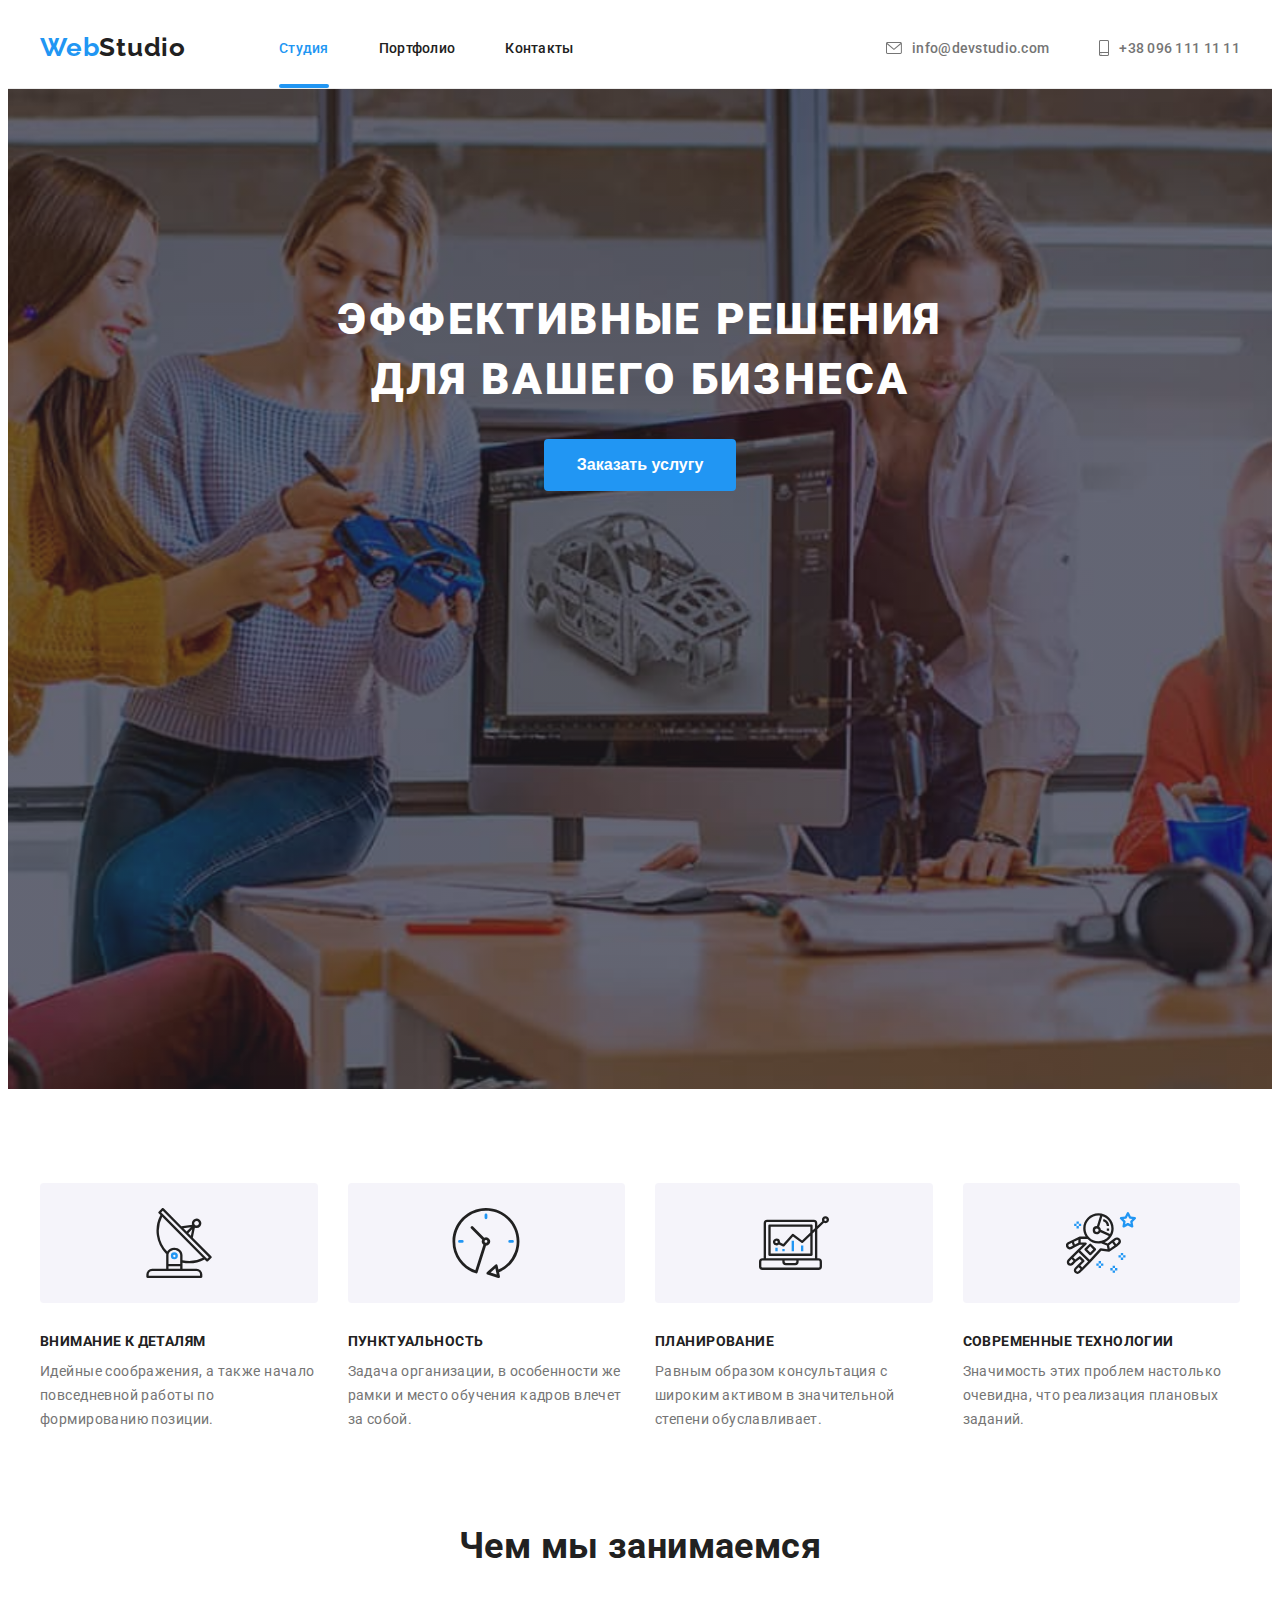
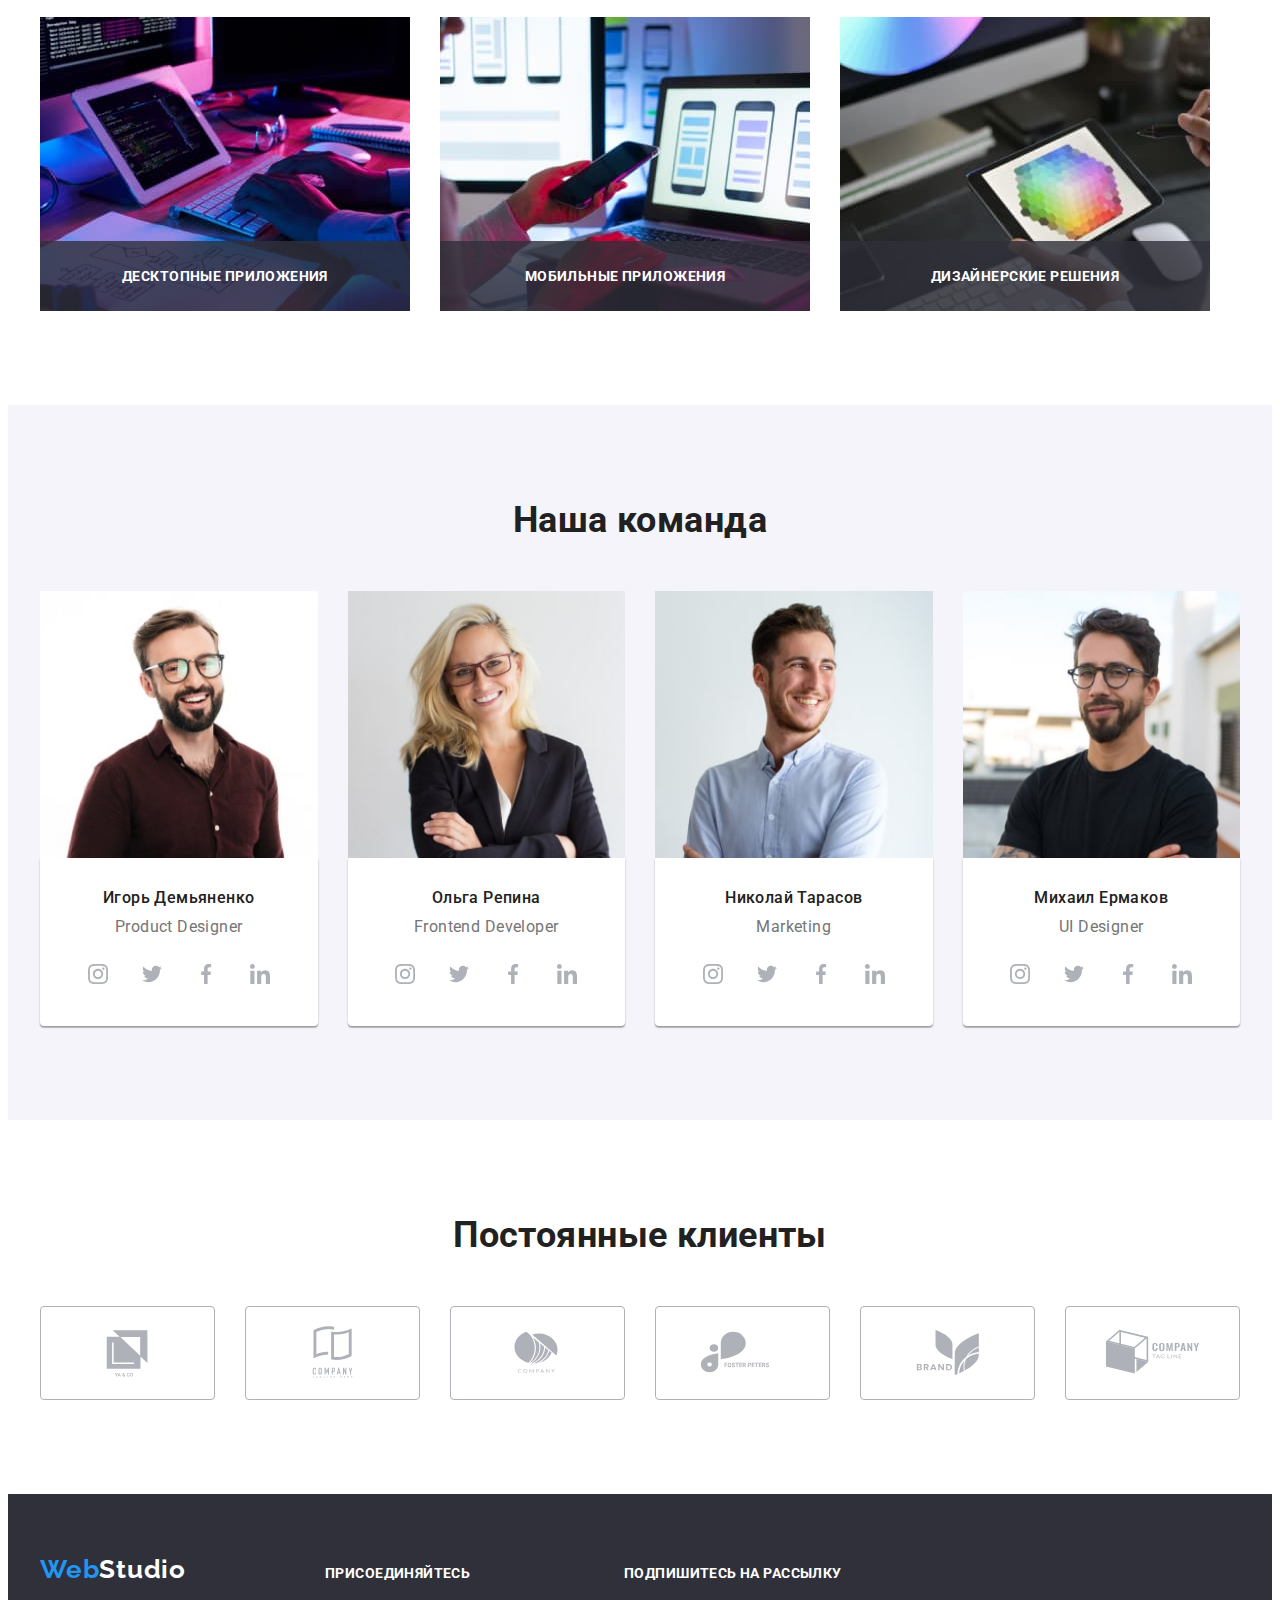
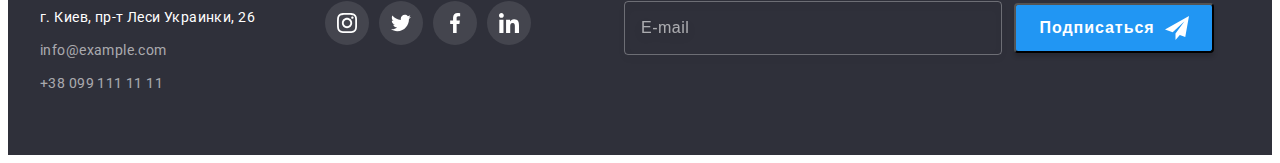
<file: index.html>
<!DOCTYPE html>
<html lang="ru">
  <head>
    <meta charset="UTF-8" />
    <meta http-equiv="X-UA-Compatible" content="IE=edge" />
    <meta name="viewport" content="width=device-width, initial-scale=1.0" />
    <title>Студия</title>
    <link rel="preconnect" href="https://fonts.googleapis.com" />
    <link rel="preconnect" href="https://fonts.gstatic.com" crossorigin />
    <link
      href="https://fonts.googleapis.com/css2?family=Raleway:wght@700&family=Roboto:wght@400;500;700;900&display=swap"
      rel="stylesheet"
    />
    <link
      rel="stylesheet"
      href="https://cdnjs.cloudflare.com/ajax/libs/modern-normalize/1.1.0/modern-normalize.min.css"
      integrity="sha512-wpPYUAdjBVSE4KJnH1VR1HeZfpl1ub8YT/NKx4PuQ5NmX2tKuGu6U/JRp5y+Y8XG2tV+wKQpNHVUX03MfMFn9Q=="
      crossorigin="anonymous"
      referrerpolicy="no-referrer"
    />
    <link rel="stylesheet" href="./css/main.min.css" />
  </head>
  <body>
    <header class="header">
      <div class="container">
        <a class="logo header__logo link" href="./index.html">
          <span class="logo-blue">Web</span>Studio
        </a>
        <nav class="nav">
          <ul class="nav__menu list">
            <li class="nav__item">
              <a class="nav__link link current" href="./index.html">Студия</a>
            </li>
            <li class="nav__item">
              <a class="nav__link link" href="./portfolio.html">Портфолио</a>
            </li>
            <li class="nav__item">
              <a class="nav__link link" href="#contacts">Контакты</a>
            </li>
          </ul>
        </nav>
        <ul class="header__contact list">
          <li class="header__item">
            <a class="header__mail link" href="mailto:info@devstudio.com">
              <svg class="mail-icon" width="16" height="12">
                <use href="./images/icons.svg#icon-mail"></use></svg
              >info@devstudio.com</a
            >
          </li>
          <li class="header__item">
            <a class="header__tel link" href="tel:+380961111111">
              <svg class="tel-icon" width="10" height="16">
                <use href="./images/icons.svg#icon-tel"></use></svg
              >+38 096 111 11 11</a
            >
          </li>
        </ul>
        <button type="button" class="mobile__open">
          <svg class="mobile__open-icon" width="40" height="40">
            <use href="./images/icons.svg#icon-mobile-open"></use>
          </svg>
        </button>
      </div>
      <div class="mobile is-hidden">
        <div class="container mobile__container">
          <button type="button" class="mobile__close">
            <svg class="mobile__close-icon" width="40" height="40">
              <use href="./images/icons.svg#icon-mobile-close"></use>
            </svg>
          </button>
          <nav class="mobile-nav">
            <ul class="mobile-nav__menu list">
              <li class="mobile-nav__item">
                <a
                  class="mobile-nav__link link mobile-nav__current"
                  href="./index.html"
                  >Студия</a
                >
              </li>
              <li class="mobile-nav__item">
                <a class="mobile-nav__link link" href="./portfolio.html"
                  >Портфолио</a
                >
              </li>
              <li class="mobile-nav__item">
                <a class="mobile-nav__link link" href="#contacts">Контакты</a>
              </li>
            </ul>
          </nav>
          <ul class="mobile-contact list">
            <li class="mobile-contact__item">
              <a class="mobile__tel link" href="tel:+380961111111"
                >+38 096 111 11 11</a
              >
            </li>
            <li class="mobile-contact__item">
              <a class="mobile__mail link" href="mailto:info@devstudio.com"
                >info@devstudio.com</a
              >
            </li>
          </ul>
          <ul class="mobile-social list">
            <li class="mobile-social__item">
              <a class="mobile-social__link link" href="">Instagram</a>
            </li>
            <li class="mobile-social__item">
              <a class="mobile-social__link link" href="">Twitter</a>
            </li>
            <li class="mobile-social__item">
              <a class="mobile-social__link link" href="">Facebook</a>
            </li>
            <li class="mobile-social__item">
              <a class="mobile-social__link link" href="">LinkedIn</a>
            </li>
          </ul>
        </div>
      </div>
    </header>
    <main>
      <!--business solutions-->
      <section class="solutions">
        <div class="container">
          <h1 class="solutions__title">
            Эффективные решения <br />
            для вашего бизнеса
          </h1>
          <button type="button" class="solutions__button" data-modal-open>
            Заказать услугу
          </button>
        </div>
      </section>
      <!--our benefits-->
      <section class="benefits">
        <div class="container">
          <ul class="benefits__menu list">
            <li class="benefits__item icon-antenna">
              <h3 class="benefits__title">Внимание к деталям</h3>
              <p class="benefits__text">
                Идейные соображения, а также начало повседневной работы по
                формированию позиции.
              </p>
            </li>
            <li class="benefits__item icon-clock">
              <h3 class="benefits__title">Пунктуальность</h3>
              <p class="benefits__text">
                Задача организации, в особенности же рамки и место обучения
                кадров влечет за собой.
              </p>
            </li>
            <li class="benefits__item icon-comp">
              <h3 class="benefits__title">Планирование</h3>
              <p class="benefits__text">
                Равным образом консультация с широким активом в значительной
                степени обуславливает.
              </p>
            </li>
            <li class="benefits__item icon-astronaut">
              <h3 class="benefits__title">Современные технологии</h3>
              <p class="benefits__text">
                Значимость этих проблем настолько очевидна, что реализация
                плановых заданий.
              </p>
            </li>
          </ul>
        </div>
      </section>
      <!--what are we doing-->
      <section class="doing">
        <div class="container">
          <h2 class="doing__title">Чем мы занимаемся</h2>
          <ul class="doing__menu list">
            <li class="doing__item">
              <img
                src="./images/img_1.jpg"
                alt="рис_1"
                width="370"
                height="294"
              />
              <h2 class="doing__label">Десктопные приложения</h2>
            </li>
            <li class="doing__item">
              <img
                src="./images/img_2.jpg"
                alt="рис_2"
                width="370"
                height="294"
              />
              <h2 class="doing__label">Мобильные приложения</h2>
            </li>
            <li class="doing__item">
              <img
                src="./images/img_3.jpg"
                alt="рис_3"
                width="370"
                height="294"
              />
              <h2 class="doing__label">Дизайнерские решения</h2>
            </li>
          </ul>
        </div>
      </section>
      <!--our team-->
      <section class="team">
        <div class="container">
          <h2 class="team__title">Наша команда</h2>
          <ul class="team__menu list">
            <li class="team__item">
              <picture>
                <source
                  srcset="./images/t_1_des.jpg 1x, ./images/t_1_des_2x.jpg 2x"
                  @media="(min-width: 1200px)"
                />
                <source
                  srcset="./images/t_1_tab.jpg 1x, ./images/t_1_tab_2x.jpg 2x"
                  @media="(min-width: 768px)"
                />
                <source
                  srcset="./images/t_1_mob.jpg 1x, ./images/t_1_mob_2x.jpg 2x"
                  @media="(max-width: 767px)"
                />
              </picture>
              <img
                class="team__img"
                src="./images/t_1_des.jpg"
                alt="демьяненко"
              />
              <div class="team__member">
                <h3 class="team__name">Игорь Демьяненко</h3>
                <p class="team__skill">Product Designer</p>
                <ul class="social team--menu list">
                  <li class="social__item">
                    <a class="social__link team--link link" href="">
                      <svg class="team--icon" width="20" height="20">
                        <use href="./images/icons.svg#icon-instagram"></use>
                      </svg>
                    </a>
                  </li>
                  <li class="social__item">
                    <a class="social__link team--link link" href="">
                      <svg class="team--icon" width="20" height="20">
                        <use href="./images/icons.svg#icon-twitter"></use>
                      </svg>
                    </a>
                  </li>
                  <li class="social__item">
                    <a class="social__link team--link link" href="">
                      <svg class="team--icon" width="20" height="20">
                        <use href="./images/icons.svg#icon-facebook"></use>
                      </svg>
                    </a>
                  </li>
                  <li class="social__item">
                    <a class="social__link team--link link" href="">
                      <svg class="team--icon" width="20" height="20">
                        <use href="./images/icons.svg#icon-linkedin"></use>
                      </svg>
                    </a>
                  </li>
                </ul>
              </div>
            </li>
            <li class="team__item">
              <picture>
                <source
                  srcset="./images/t_2_des.jpg 1x, ./images/t_2_des_2x.jpg 2x"
                  @media="(min-width: 1200px)"
                />
                <source
                  srcset="./images/t_2_tab.jpg 1x, ./images/t_2_tab_2x.jpg 2x"
                  @media="(min-width: 768px)"
                />
                <source
                  srcset="./images/t_2_mob.jpg 1x, ./images/t_2_mob_2x.jpg 2x"
                  @media="(max-width: 767px)"
                />
              </picture>
              <img class="team__img" src="./images/t_2_des.jpg" alt="репина" />
              <div class="team__member">
                <h3 class="team__name">Ольга Репина</h3>
                <p class="team__skill">Frontend Developer</p>
                <ul class="social team--menu list">
                  <li class="social__item">
                    <a class="social__link team--link link" href="">
                      <svg class="team--icon" width="20" height="20">
                        <use href="./images/icons.svg#icon-instagram"></use>
                      </svg>
                    </a>
                  </li>
                  <li class="social__item">
                    <a class="social__link team--link link" href="">
                      <svg class="team--icon" width="20" height="20">
                        <use href="./images/icons.svg#icon-twitter"></use>
                      </svg>
                    </a>
                  </li>
                  <li class="social__item">
                    <a class="social__link team--link link" href="">
                      <svg class="team--icon" width="20" height="20">
                        <use href="./images/icons.svg#icon-facebook"></use>
                      </svg>
                    </a>
                  </li>
                  <li class="social__item">
                    <a class="social__link team--link link" href="">
                      <svg class="team--icon" width="20" height="20">
                        <use href="./images/icons.svg#icon-linkedin"></use>
                      </svg>
                    </a>
                  </li>
                </ul>
              </div>
            </li>
            <li class="team__item">
              <picture>
                <source
                  srcset="./images/t_3_des.jpg 1x, ./images/t_3_des_2x.jpg 2x"
                  @media="(min-width: 1200px)"
                />
                <source
                  srcset="./images/t_3_tab.jpg 1x, ./images/t_3_tab_2x.jpg 2x"
                  @media="(min-width: 768px)"
                />
                <source
                  srcset="./images/t_3_mob.jpg 1x, ./images/t_3_mob_2x.jpg 2x"
                  @media="(max-width: 767px)"
                />
              </picture>
              <img class="team__img" src="./images/t_3_des.jpg" alt="тарасов" />
              <div class="team__member">
                <h3 class="team__name">Николай Тарасов</h3>
                <p class="team__skill">Marketing</p>
                <ul class="social team--menu list">
                  <li class="social__item">
                    <a class="social__link team--link link" href="">
                      <svg class="team--icon" width="20" height="20">
                        <use href="./images/icons.svg#icon-instagram"></use>
                      </svg>
                    </a>
                  </li>
                  <li class="social__item">
                    <a class="social__link team--link link" href="">
                      <svg class="team--icon" width="20" height="20">
                        <use href="./images/icons.svg#icon-twitter"></use>
                      </svg>
                    </a>
                  </li>
                  <li class="social__item">
                    <a class="social__link team--link link" href="">
                      <svg class="team--icon" width="20" height="20">
                        <use href="./images/icons.svg#icon-facebook"></use>
                      </svg>
                    </a>
                  </li>
                  <li class="social__item">
                    <a class="social__link team--link link" href="">
                      <svg class="team--icon" width="20" height="20">
                        <use href="./images/icons.svg#icon-linkedin"></use>
                      </svg>
                    </a>
                  </li>
                </ul>
              </div>
            </li>
            <li class="team__item">
              <picture>
                <source
                  srcset="./images/t_4_des.jpg 1x, ./images/t_4_des_2x.jpg 2x"
                  @media="(min-width: 1200px)"
                />
                <source
                  srcset="./images/t_4_tab.jpg 1x, ./images/t_4_tab_2x.jpg 2x"
                  @media="(min-width: 768px)"
                />
                <source
                  srcset="./images/t_4_mob.jpg 1x, ./images/t_4_mob_2x.jpg 2x"
                  @media="(max-width: 767px)"
                />
              </picture>
              <img class="team__img" src="./images/t_4_des.jpg" alt="ермаков" />
              <div class="team__member">
                <h3 class="team__name">Михаил Ермаков</h3>
                <p class="team__skill">UI Designer</p>
                <ul class="social team--menu list">
                  <li class="social__item">
                    <a class="social__link team--link link" href="">
                      <svg class="team--icon" width="20" height="20">
                        <use href="./images/icons.svg#icon-instagram"></use>
                      </svg>
                    </a>
                  </li>
                  <li class="social__item">
                    <a class="social__link team--link link" href="">
                      <svg class="team--icon" width="20" height="20">
                        <use href="./images/icons.svg#icon-twitter"></use>
                      </svg>
                    </a>
                  </li>
                  <li class="social__item">
                    <a class="social__link team--link link" href="">
                      <svg class="team--icon" width="20" height="20">
                        <use href="./images/icons.svg#icon-facebook"></use>
                      </svg>
                    </a>
                  </li>
                  <li class="social__item">
                    <a class="social__link team--link link" href="">
                      <svg class="team--icon" width="20" height="20">
                        <use href="./images/icons.svg#icon-linkedin"></use>
                      </svg>
                    </a>
                  </li>
                </ul>
              </div>
            </li>
          </ul>
        </div>
      </section>
      <!--our clients-->
      <section class="client">
        <div class="container">
          <h2 class="client__title">Постоянные клиенты</h2>
          <ul class="client__menu list">
            <li class="client__item">
              <a class="client__link link" href="">
                <svg class="client__icon" width="106" height="60">
                  <use href="./images/icons.svg#icon-client_1"></use>
                </svg>
              </a>
            </li>
            <li class="client__item">
              <a class="client__link link" href="">
                <svg class="client__icon" width="106" height="60">
                  <use href="./images/icons.svg#icon-client_2"></use>
                </svg>
              </a>
            </li>
            <li class="client__item">
              <a class="client__link link" href="">
                <svg class="client__icon" width="106" height="60">
                  <use href="./images/icons.svg#icon-client_3"></use>
                </svg>
              </a>
            </li>
            <li class="client__item">
              <a class="client__link link" href="">
                <svg class="client__icon" width="106" height="60">
                  <use href="./images/icons.svg#icon-client_4"></use>
                </svg>
              </a>
            </li>
            <li class="client__item">
              <a class="client__link link" href="">
                <svg class="client__icon" width="106" height="60">
                  <use href="./images/icons.svg#icon-client_5"></use>
                </svg>
              </a>
            </li>
            <li class="client__item">
              <a class="client__link link" href="">
                <svg class="client__icon" width="106" height="60">
                  <use href="./images/icons.svg#icon-client_6"></use>
                </svg>
              </a>
            </li>
          </ul>
        </div>
      </section>
    </main>
    <footer class="footer">
      <div class="container">
        <div class="contact">
          <a class="logo footer__logo link" href="./index.html">
            <span class="logo-blue">Web</span>Studio
          </a>
          <address class="address" id="contacts">
            <ul class="address__menu list">
              <li class="address__item">
                <a
                  class="address__map link"
                  href="https://goo.gl/maps/RR3jkTfYmtPLp5M26"
                  >г. Киев, пр-т Леси Украинки, 26</a
                >
              </li>
              <li class="address__item">
                <a class="address__mail link" href="mailto:info@devstudio.com"
                  >info@example.com</a
                >
              </li>
              <li class="address__item">
                <a class="address__tel link" href="tel:+380991111111"
                  >+38 099 111 11 11</a
                >
              </li>
            </ul>
          </address>
        </div>
        <div class="join">
          <h3 class="join__title">присоединяйтесь</h3>
          <ul class="social join__menu list">
            <li class="join__item">
              <a class="social__link join__link link" href="">
                <svg class="join__icon" width="20" height="20">
                  <use href="./images/icons.svg#icon-instagram_2"></use>
                </svg>
              </a>
            </li>
            <li class="join__item">
              <a class="social__link join__link link" href="">
                <svg class="join__icon" width="20" height="20">
                  <use href="./images/icons.svg#icon-twitter_2"></use>
                </svg>
              </a>
            </li>
            <li class="join__item">
              <a class="social__link join__link link" href="">
                <svg class="join__icon" width="20" height="20">
                  <use href="./images/icons.svg#icon-facebook_2"></use>
                </svg>
              </a>
            </li>
            <li class="join__item">
              <a class="social__link join__link link" href="">
                <svg class="join__icon" width="20" height="20">
                  <use href="./images/icons.svg#icon-linkedin_2"></use>
                </svg>
              </a>
            </li>
          </ul>
        </div>
        <div class="subscriber">
          <h3 class="subscriber__title">Подпишитесь на рассылку</h3>
          <form class="subscriber__form">
            <input
              class="subscriber__field"
              type="email"
              name="email"
              placeholder="E-mail"
            />
            <button class="subscriber__button" type="submit">
              <span class="subscriber__label">Подписаться</span>
              <svg class="subscriber__icon" width="24" height="24">
                <use href="./images/icons.svg#icon-send"></use>
              </svg>
            </button>
          </form>
        </div>
      </div>
    </footer>
    <!--modal window-->
    <div class="backdrop is-hidden" data-modal>
      <div class="modal">
        <button type="button" class="modal-close" data-modal-close>
          <svg class="modal-close-icon" width="18" height="18">
            <use href="./images/icons.svg#icon-close"></use>
          </svg>
        </button>
        <p class="modal-title">Оставьте свои данные, мы вам перезвоним</p>
        <form class="injection">
          <div class="modal-injection">
            <label class="injection-label" for="injection-name">Имя</label>
            <div class="injection-wrap">
              <input
                class="injection-field"
                type="text"
                name="name"
                id="injection-name"
              />
              <svg class="injection-icon" width="18" height="18">
                <use href="./images/icons.svg#icon-person"></use>
              </svg>
            </div>
          </div>
          <div class="modal-injection">
            <label class="injection-label" for="injection-tel">Телефон</label>
            <div class="injection-wrap">
              <input
                class="injection-field"
                type="tel"
                name="tel"
                id="injection-tel"
              />
              <svg class="injection-icon" width="18" height="18">
                <use href="./images/icons.svg#icon-phone"></use>
              </svg>
            </div>
          </div>
          <div class="modal-injection">
            <label class="injection-label" for="injection-email">Почта</label>
            <div class="injection-wrap">
              <input
                class="injection-field"
                type="email"
                name="email"
                id="injection-email"
              />
              <svg class="injection-icon" width="18" height="18">
                <use href="./images/icons.svg#icon-email"></use>
              </svg>
            </div>
          </div>
          <div class="modal-injection">
            <label class="injection-label" for="injection-comment"
              >Комментарий</label
            >
            <textarea
              class="injection-textarea"
              name="comment"
              id="injection-comment"
              placeholder="Введите текст"
            ></textarea>
          </div>
          <div class="modal-injection">
            <input
              class="injection-check visually-hidden"
              type="checkbox"
              name="policy"
              id="injection-conditions"
              value="true"
            />
            <label class="injection-policy" for="injection-conditions">
              <span class="check-box">
                <svg class="check-icon" width="13" height="10">
                  <use href="./images/icons.svg#icon-check"></use>
                </svg>
              </span>
              Соглашаюсь с рассылкой и принимаю&nbsp;
              <a class="injection-link" href="">Условия договора</a>
            </label>
          </div>
          <button class="injection-button" type="submit">Отправить</button>
        </form>
      </div>
    </div>
    <script src="./js/modal.js"></script>
    <script src="./js/menu.js"></script>
  </body>
</html>
</file>
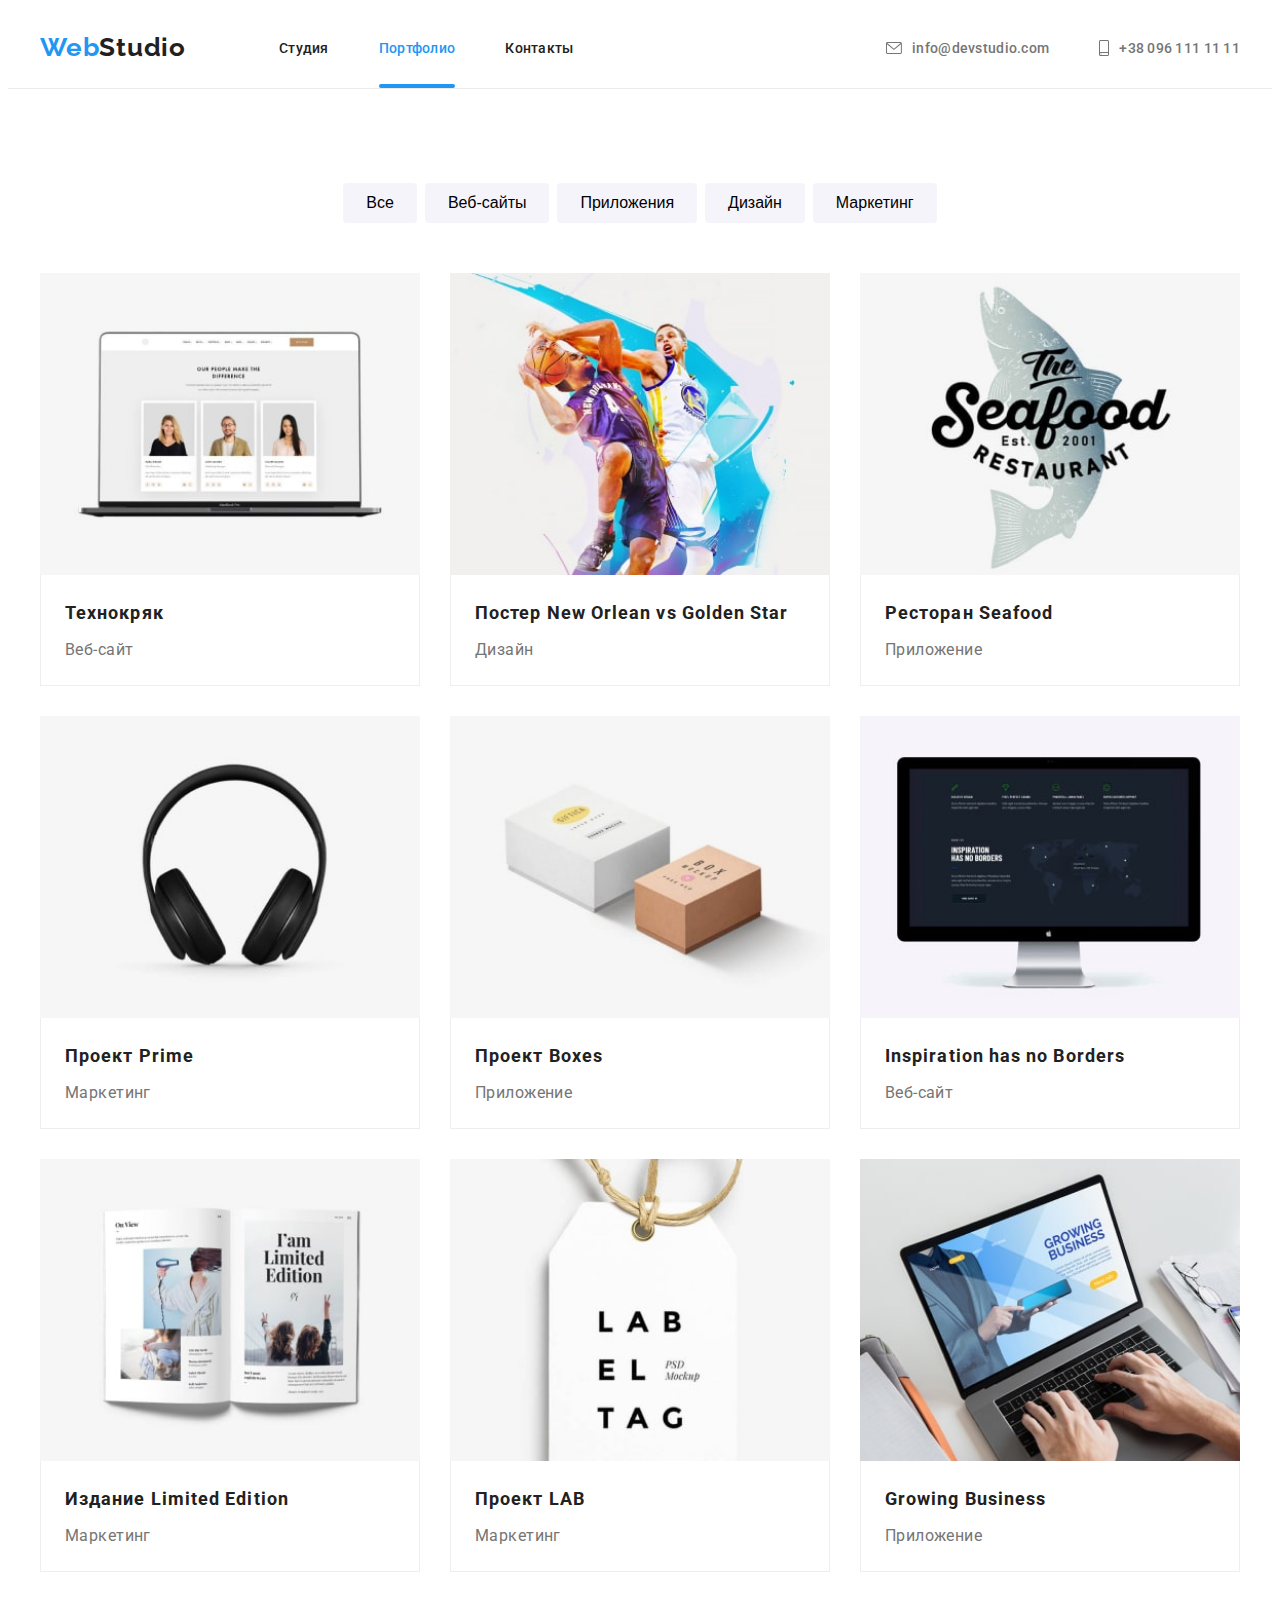
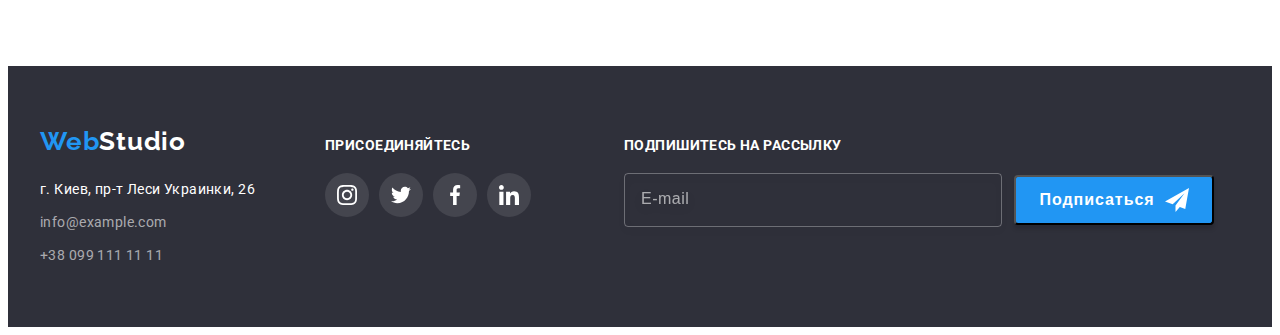
<file: portfolio.html>
<!DOCTYPE html>
<html lang="ru">
  <head>
    <meta charset="UTF-8" />
    <meta http-equiv="X-UA-Compatible" content="IE=edge" />
    <meta name="viewport" content="width=device-width, initial-scale=1.0" />
    <title>Портфолио</title>
    <link rel="preconnect" href="https://fonts.googleapis.com" />
    <link rel="preconnect" href="https://fonts.gstatic.com" crossorigin />
    <link
      href="https://fonts.googleapis.com/css2?family=Raleway:wght@700&family=Roboto:wght@400;500;700;900&display=swap"
      rel="stylesheet"
    />
    <link
      rel="stylesheet"
      href="https://cdnjs.cloudflare.com/ajax/libs/modern-normalize/1.1.0/modern-normalize.min.css"
      integrity="sha512-wpPYUAdjBVSE4KJnH1VR1HeZfpl1ub8YT/NKx4PuQ5NmX2tKuGu6U/JRp5y+Y8XG2tV+wKQpNHVUX03MfMFn9Q=="
      crossorigin="anonymous"
      referrerpolicy="no-referrer"
    />
    <link rel="stylesheet" href="./css/main.min.css" />
  </head>
  <body>
    <header class="header">
      <div class="container">
        <a class="logo header__logo link" href="./index.html">
          <span class="logo-blue">Web</span>Studio
        </a>
        <nav class="nav">
          <ul class="nav__menu list">
            <li class="nav__item">
              <a class="nav__link link" href="./index.html">Студия</a>
            </li>
            <li class="nav__item">
              <a class="nav__link link current" href="./portfolio.html"
                >Портфолио</a
              >
            </li>
            <li class="nav__item">
              <a class="nav__link link" href="#contacts">Контакты</a>
            </li>
          </ul>
        </nav>
        <ul class="header__contact list">
          <li class="header__item">
            <a class="header__mail link" href="mailto:info@devstudio.com">
              <svg class="mail-icon" width="16" height="12">
                <use href="./images/icons.svg#icon-mail"></use></svg
              >info@devstudio.com</a
            >
          </li>
          <li class="header__item">
            <a class="header__tel link" href="tel:+380961111111">
              <svg class="tel-icon" width="10" height="16">
                <use href="./images/icons.svg#icon-tel"></use></svg
              >+38 096 111 11 11</a
            >
          </li>
        </ul>
        <button type="button" class="mobile__open">
          <svg class="mobile__open-icon" width="40" height="40">
            <use href="./images/icons.svg#icon-mobile-open"></use>
          </svg>
        </button>
      </div>
      <div class="mobile is-hidden">
        <div class="container mobile__container">
          <button type="button" class="mobile__close">
            <svg class="mobile__close-icon" width="40" height="40">
              <use href="./images/icons.svg#icon-mobile-close"></use>
            </svg>
          </button>
          <nav class="mobile-nav">
            <ul class="mobile-nav__menu list">
              <li class="mobile-nav__item">
                <a class="mobile-nav__link link" href="./index.html">Студия</a>
              </li>
              <li class="mobile-nav__item">
                <a
                  class="mobile-nav__link link mobile-nav__current"
                  href="./portfolio.html"
                  >Портфолио</a
                >
              </li>
              <li class="mobile-nav__item">
                <a class="mobile-nav__link link" href="#contacts">Контакты</a>
              </li>
            </ul>
          </nav>
          <ul class="mobile-contact list">
            <li class="mobile-contact__item">
              <a class="mobile__tel link" href="tel:+380961111111"
                >+38 096 111 11 11</a
              >
            </li>
            <li class="mobile-contact__item">
              <a class="mobile__mail link" href="mailto:info@devstudio.com"
                >info@devstudio.com</a
              >
            </li>
          </ul>
          <ul class="mobile-social list">
            <li class="mobile-social__item">
              <a class="mobile-social__link link" href="">Instagram</a>
            </li>
            <li class="mobile-social__item">
              <a class="mobile-social__link link" href="">Twitter</a>
            </li>
            <li class="mobile-social__item">
              <a class="mobile-social__link link" href="">Facebook</a>
            </li>
            <li class="mobile-social__item">
              <a class="mobile-social__link link" href="">LinkedIn</a>
            </li>
          </ul>
        </div>
      </div>
    </header>
    <main>
      <section class="portfolio">
        <h2 class="visually-hidden">Портфолио</h2>
        <div class="container">
          <ul class="portfolio-b list">
            <li class="portfolio-b-item">
              <button type="button" class="portfolio-button">Все</button>
            </li>
            <li class="portfolio-b-item">
              <button type="button" class="portfolio-button">Веб-сайты</button>
            </li>
            <li class="portfolio-b-item">
              <button type="button" class="portfolio-button">Приложения</button>
            </li>
            <li class="portfolio-b-item">
              <button type="button" class="portfolio-button">Дизайн</button>
            </li>
            <li class="portfolio-b-item">
              <button type="button" class="portfolio-button">Маркетинг</button>
            </li>
          </ul>
          <ul class="portfolio-menu list">
            <li class="portfolio-m-item">
              <a class="portfolio-m-link link" href="">
                <div class="portfolio-m-overlay">
                  <picture>
                    <source
                      srcset="
                        ./images/p_1_des-min.jpg    1x,
                        ./images/p_1_des_2x-min.jpg 2x
                      "
                      @media="(min-width: 1200px)"
                    />
                    <source
                      srcset="
                        ./images/p_1_tab-min.jpg    1x,
                        ./images/p_1_tab_2x-min.jpg 2x
                      "
                      @media="(min-width: 768px)"
                    />
                    <source
                      srcset="
                        ./images/p_1_mob-min.jpg    1x,
                        ./images/p_1_mob_2x-min.jpg 2x
                      "
                      @media="(max-width: 767px)"
                    />
                  </picture>
                  <img
                    class="portfolio-m-img"
                    src="./images/p_1_des-min.jpg"
                    alt="технокряк"
                  />
                  <p class="portfolio-m-overtext">
                    Ресурс предлагает комплексные предложения с разным уровнем
                    функционала и сервисов. Все это позволит посетителю получить
                    исчерпывающие сведения о компании или частном лице.
                  </p>
                </div>
                <div class="portfolio-m-project">
                  <h2 class="portfolio-m-title">Технокряк</h2>
                  <p class="portfolio-m-text">Веб-сайт</p>
                </div>
              </a>
            </li>
            <li class="portfolio-m-item">
              <a class="portfolio-m-link link" href="">
                <div class="portfolio-m-overlay">
                  <picture>
                    <source
                      srcset="
                        ./images/p_2_des-min.jpg    1x,
                        ./images/p_2_des_2x-min.jpg 2x
                      "
                      @media="(min-width: 1200px)"
                    />
                    <source
                      srcset="
                        ./images/p_2_tab-min.jpg    1x,
                        ./images/p_2_tab_2x-min.jpg 2x
                      "
                      @media="(min-width: 768px)"
                    />
                    <source
                      srcset="
                        ./images/p_2_mob-min.jpg    1x,
                        ./images/p_2_mob_2x-min.jpg 2x
                      "
                      @media="(max-width: 767px)"
                    />
                  </picture>
                  <img
                    class="portfolio-m-img"
                    src="./images/p_2_des-min.jpg"
                    alt="постер"
                  />
                  <p class="portfolio-m-overtext">
                    Ресурс предлагает комплексные предложения с разным уровнем
                    функционала и сервисов. Все это позволит посетителю получить
                    исчерпывающие сведения о компании или частном лице. Ресурс
                    предлагает комплексные предложения с разным уровнем
                    функционала и сервисов. Все это позволит посетителю получить
                    исчерпывающие сведения о компании или частном лице.
                  </p>
                </div>
                <div class="portfolio-m-project">
                  <h2 class="portfolio-m-title">
                    Постер New Orlean vs Golden Star
                  </h2>
                  <p class="portfolio-m-text">Дизайн</p>
                </div>
              </a>
            </li>
            <li class="portfolio-m-item">
              <a class="portfolio-m-link link" href="">
                <div class="portfolio-m-overlay">
                  <picture>
                    <source
                      srcset="
                        ./images/p_3_des-min.jpg    1x,
                        ./images/p_3_des_2x-min.jpg 2x
                      "
                      @media="(min-width: 1200px)"
                    />
                    <source
                      srcset="
                        ./images/p_3_tab-min.jpg    1x,
                        ./images/p_3_tab_2x-min.jpg 2x
                      "
                      @media="(min-width: 768px)"
                    />
                    <source
                      srcset="
                        ./images/p_3_mob-min.jpg    1x,
                        ./images/p_3_mob_2x-min.jpg 2x
                      "
                      @media="(max-width: 767px)"
                    />
                  </picture>
                  <img
                    class="portfolio-m-img"
                    src="./images/p_3_des-min.jpg"
                    alt="ресторан"
                  />
                  <p class="portfolio-m-overtext">
                    Ресурс предлагает комплексные предложения с разным уровнем
                    функционала и сервисов. Все это позволит посетителю получить
                    исчерпывающие сведения о компании или частном лице.
                  </p>
                </div>
                <div class="portfolio-m-project">
                  <h2 class="portfolio-m-title">Ресторан Seafood</h2>
                  <p class="portfolio-m-text">Приложение</p>
                </div>
              </a>
            </li>
            <li class="portfolio-m-item">
              <a class="portfolio-m-link link" href="">
                <div class="portfolio-m-overlay">
                  <picture>
                    <source
                      srcset="
                        ./images/p_4_des-min.jpg    1x,
                        ./images/p_4_des_2x-min.jpg 2x
                      "
                      @media="(min-width: 1200px)"
                    />
                    <source
                      srcset="
                        ./images/p_4_tab-min.jpg    1x,
                        ./images/p_4_tab_2x-min.jpg 2x
                      "
                      @media="(min-width: 768px)"
                    />
                    <source
                      srcset="
                        ./images/p_4_mob-min.jpg    1x,
                        ./images/p_4_mob_2x-min.jpg 2x
                      "
                      @media="(max-width: 767px)"
                    />
                  </picture>
                  <img
                    class="portfolio-m-img"
                    src="./images/p_4_des-min.jpg"
                    alt="прайм"
                  />
                  <p class="portfolio-m-overtext">
                    Ресурс предлагает комплексные предложения с разным уровнем
                    функционала и сервисов. Все это позволит посетителю получить
                    исчерпывающие сведения о компании или частном лице.
                  </p>
                </div>
                <div class="portfolio-m-project">
                  <h2 class="portfolio-m-title">Проект Prime</h2>
                  <p class="portfolio-m-text">Маркетинг</p>
                </div>
              </a>
            </li>
            <li class="portfolio-m-item">
              <a class="portfolio-m-link link" href="">
                <div class="portfolio-m-overlay">
                  <picture>
                    <source
                      srcset="
                        ./images/p_5_des-min.jpg    1x,
                        ./images/p_5_des_2x-min.jpg 2x
                      "
                      @media="(min-width: 1200px)"
                    />
                    <source
                      srcset="
                        ./images/p_5_tab-min.jpg    1x,
                        ./images/p_5_tab_2x-min.jpg 2x
                      "
                      @media="(min-width: 768px)"
                    />
                    <source
                      srcset="
                        ./images/p_5_mob-min.jpg    1x,
                        ./images/p_5_mob_2x-min.jpg 2x
                      "
                      @media="(max-width: 767px)"
                    />
                  </picture>
                  <img
                    class="portfolio-m-img"
                    src="./images/p_5_des-min.jpg"
                    alt="боксы"
                  />
                  <p class="portfolio-m-overtext">
                    Ресурс предлагает комплексные предложения с разным уровнем
                    функционала и сервисов. Все это позволит посетителю получить
                    исчерпывающие сведения о компании или частном лице.
                  </p>
                </div>
                <div class="portfolio-m-project">
                  <h2 class="portfolio-m-title">Проект Boxes</h2>
                  <p class="portfolio-m-text">Приложение</p>
                </div>
              </a>
            </li>
            <li class="portfolio-m-item">
              <a class="portfolio-m-link link" href="">
                <div class="portfolio-m-overlay">
                  <picture>
                    <source
                      srcset="
                        ./images/p_6_des-min.jpg    1x,
                        ./images/p_6_des_2x-min.jpg 2x
                      "
                      @media="(min-width: 1200px)"
                    />
                    <source
                      srcset="
                        ./images/p_6_tab-min.jpg    1x,
                        ./images/p_6_tab_2x-min.jpg 2x
                      "
                      @media="(min-width: 768px)"
                    />
                    <source
                      srcset="
                        ./images/p_6_mob-min.jpg    1x,
                        ./images/p_6_mob_2x-min.jpg 2x
                      "
                      @media="(max-width: 767px)"
                    />
                  </picture>
                  <img
                    class="portfolio-m-img"
                    src="./images/p_6_des-min.jpg"
                    alt="вдохновение"
                  />
                  <p class="portfolio-m-overtext">
                    Ресурс предлагает комплексные предложения с разным уровнем
                    функционала и сервисов. Все это позволит посетителю получить
                    исчерпывающие сведения о компании или частном лице.
                  </p>
                </div>
                <div class="portfolio-m-project">
                  <h2 class="portfolio-m-title">Inspiration has no Borders</h2>
                  <p class="portfolio-m-text">Веб-сайт</p>
                </div>
              </a>
            </li>
            <li class="portfolio-m-item">
              <a class="portfolio-m-link link" href="">
                <div class="portfolio-m-overlay">
                  <picture>
                    <source
                      srcset="
                        ./images/p_7_des-min.jpg    1x,
                        ./images/p_7_des_2x-min.jpg 2x
                      "
                      @media="(min-width: 1200px)"
                    />
                    <source
                      srcset="
                        ./images/p_7_tab-min.jpg    1x,
                        ./images/p_7_tab_2x-min.jpg 2x
                      "
                      @media="(min-width: 768px)"
                    />
                    <source
                      srcset="
                        ./images/p_7_mob-min.jpg    1x,
                        ./images/p_7_mob_2x-min.jpg 2x
                      "
                      @media="(max-width: 767px)"
                    />
                  </picture>
                  <img
                    class="portfolio-m-img"
                    src="./images/p_7_des-min.jpg"
                    alt="издание"
                  />
                  <p class="portfolio-m-overtext">
                    Ресурс предлагает комплексные предложения с разным уровнем
                    функционала и сервисов. Все это позволит посетителю получить
                    исчерпывающие сведения о компании или частном лице.
                  </p>
                </div>
                <div class="portfolio-m-project">
                  <h2 class="portfolio-m-title">Издание Limited Edition</h2>
                  <p class="portfolio-m-text">Маркетинг</p>
                </div>
              </a>
            </li>
            <li class="portfolio-m-item">
              <a class="portfolio-m-link link" href="">
                <div class="portfolio-m-overlay">
                  <picture>
                    <source
                      srcset="
                        ./images/p_8_des-min.jpg    1x,
                        ./images/p_8_des_2x-min.jpg 2x
                      "
                      @media="(min-width: 1200px)"
                    />
                    <source
                      srcset="
                        ./images/p_8_tab-min.jpg    1x,
                        ./images/p_8_tab_2x-min.jpg 2x
                      "
                      @media="(min-width: 768px)"
                    />
                    <source
                      srcset="
                        ./images/p_8_mob-min.jpg    1x,
                        ./images/p_8_mob_2x-min.jpg 2x
                      "
                      @media="(max-width: 767px)"
                    />
                  </picture>
                  <img
                    class="portfolio-m-img"
                    src="./images/p_8_des-min.jpg"
                    alt="лаборатория"
                  />
                  <p class="portfolio-m-overtext">
                    Ресурс предлагает комплексные предложения с разным уровнем
                    функционала и сервисов. Все это позволит посетителю получить
                    исчерпывающие сведения о компании или частном лице.
                  </p>
                </div>
                <div class="portfolio-m-project">
                  <h2 class="portfolio-m-title">Проект LAB</h2>
                  <p class="portfolio-m-text">Маркетинг</p>
                </div>
              </a>
            </li>
            <li class="portfolio-m-item">
              <a class="portfolio-m-link link" href="">
                <div class="portfolio-m-overlay">
                  <picture>
                    <source
                      srcset="
                        ./images/p_9_des-min.jpg    1x,
                        ./images/p_9_des_2x-min.jpg 2x
                      "
                      @media="(min-width: 1200px)"
                    />
                    <source
                      srcset="
                        ./images/p_9_tab-min.jpg    1x,
                        ./images/p_9_tab_2x-min.jpg 2x
                      "
                      @media="(min-width: 768px)"
                    />
                    <source
                      srcset="
                        ./images/p_9_mob-min.jpg    1x,
                        ./images/p_9_mob_2x-min.jpg 2x
                      "
                      @media="(max-width: 767px)"
                    />
                  </picture>
                  <img
                    class="portfolio-m-img"
                    src="./images/p_9_des-min.jpg"
                    alt="растущий бизнес"
                  />
                  <p class="portfolio-m-overtext">
                    Ресурс предлагает комплексные предложения с разным уровнем
                    функционала и сервисов. Все это позволит посетителю получить
                    исчерпывающие сведения о компании или частном лице.
                  </p>
                </div>
                <div class="portfolio-m-project">
                  <h2 class="portfolio-m-title">Growing Business</h2>
                  <p class="portfolio-m-text">Приложение</p>
                </div>
              </a>
            </li>
          </ul>
        </div>
      </section>
    </main>
    <footer class="footer">
      <div class="container">
        <div class="contact">
          <a class="logo footer__logo link" href="./index.html">
            <span class="logo-blue">Web</span>Studio
          </a>
          <address class="address" id="contacts">
            <ul class="address__menu list">
              <li class="address__item">
                <a
                  class="address__map link"
                  href="https://goo.gl/maps/RR3jkTfYmtPLp5M26"
                  >г. Киев, пр-т Леси Украинки, 26</a
                >
              </li>
              <li class="address__item">
                <a class="address__mail link" href="mailto:info@devstudio.com"
                  >info@example.com</a
                >
              </li>
              <li class="address__item">
                <a class="address__tel link" href="tel:+380991111111"
                  >+38 099 111 11 11</a
                >
              </li>
            </ul>
          </address>
        </div>
        <div class="join">
          <h3 class="join__title">присоединяйтесь</h3>
          <ul class="social join__menu list">
            <li class="join__item">
              <a class="social__link join__link link" href="">
                <svg class="join__icon" width="20" height="20">
                  <use href="./images/icons.svg#icon-instagram_2"></use>
                </svg>
              </a>
            </li>
            <li class="join__item">
              <a class="social__link join__link link" href="">
                <svg class="join__icon" width="20" height="20">
                  <use href="./images/icons.svg#icon-twitter_2"></use>
                </svg>
              </a>
            </li>
            <li class="join__item">
              <a class="social__link join__link link" href="">
                <svg class="join__icon" width="20" height="20">
                  <use href="./images/icons.svg#icon-facebook_2"></use>
                </svg>
              </a>
            </li>
            <li class="join__item">
              <a class="social__link join__link link" href="">
                <svg class="join__icon" width="20" height="20">
                  <use href="./images/icons.svg#icon-linkedin_2"></use>
                </svg>
              </a>
            </li>
          </ul>
        </div>
        <div class="subscriber">
          <h3 class="subscriber__title">Подпишитесь на рассылку</h3>
          <form class="subscriber__form">
            <input
              class="subscriber__field"
              type="email"
              name="email"
              placeholder="E-mail"
            />
            <button class="subscriber__button" type="submit">
              <span class="subscriber__label">Подписаться</span>
              <svg class="subscriber__icon" width="24" height="24">
                <use href="./images/icons.svg#icon-send"></use>
              </svg>
            </button>
          </form>
        </div>
      </div>
    </footer>
    <script src="./js/menu.js"></script>
  </body>
</html>
</file>
<file: css/main.min.css>
:root{--pas-txt: #212121;--act-link-txt: #2196F3;--act-btn-txt: #FFFFFF;--hd-cont-txt: #757575;--ftr-cont-txt: rgba(255, 255, 255, 0.6);--sol-bcg: #2F303A;--hero-bcg: #E5E5E5;--team-bcg: #F5F4FA;--trnstn: 250ms cubic-bezier(0.4, 0, 0.2, 1);--ffs: "Roboto", sans-serif}h1,h2,h3,h4,h5,h6,p{margin-top:0px;margin-bottom:0px}ul,ol{margin-top:0px;margin-bottom:0px;padding-left:0px}img{display:block;max-width:100%;height:auto;width:100%}body{font-family:"Roboto",sans-serif;font-size:14px;letter-spacing:.03em;color:var(--pas-txt);background-color:var(--act-btn-txt)}.list{list-style:none}.link{text-decoration:none}.logo{display:inline-block;font-family:"Raleway";font-style:normal;font-weight:700;font-size:24px;line-height:1.1666666667;letter-spacing:.03em}@media screen and (min-width: 1200px){.logo{font-size:26px;line-height:1.1923076923}}.logo-blue{color:var(--act-link-txt)}.social{display:flex;gap:10px}.social__link{display:flex;width:44px;height:44px;border-radius:50%;align-items:center;justify-content:center}.social__link:hover,.social__link:focus{background-color:var(--act-link-txt)}.container{width:100%;padding:0 15px;margin:0 auto}@media screen and (min-width: 480px){.container{max-width:480px}}@media screen and (min-width: 768px){.container{max-width:768px}}@media screen and (min-width: 1200px){.container{max-width:1200px}}.visually-hidden{position:absolute;white-space:nowrap;width:1px;height:1px;overflow:hidden;border:0;padding:0;clip:rect(0 0 0 0);clip-path:inset(50%);margin:-1px}.header{border-bottom:1px solid #ececec;background:var(--act-btn-txt)}.header .container{display:flex}.header__logo{color:var(--pas-txt);padding-top:16px;padding-bottom:16px;font-size:24px;line-height:1.1666666667}@media screen and (min-width: 768px){.header__logo{margin-right:88px;padding-top:26px;padding-bottom:26px}}@media screen and (min-width: 1200px){.header__logo{margin-right:93px;padding-top:24px;padding-bottom:25px;font-size:26px;line-height:1.1923076923}}.nav__menu{display:flex}@media screen and (max-width: 767.5px){.nav__menu{display:none}}.nav__item{margin-right:50px}.nav__item:last-child{margin-right:0}.nav__link{display:block;padding-top:32px;padding-bottom:32px;font-weight:500;line-height:1.1428571429;letter-spacing:.02em;color:var(--pas-txt);transition:color var(--trnstn)}.nav__link:hover,.nav__link:focus{color:var(--act-link-txt)}.current{color:var(--act-link-txt);position:relative}.current::after{position:absolute;content:"";width:100%;height:4px;border-radius:2px;left:0px;bottom:0px;background-color:#2196f3}.header__contact{display:flex;margin-left:auto}@media screen and (max-width: 767.5px){.header__contact{display:none}}@media screen and (min-width: 768px){.header__contact{flex-direction:column}}@media screen and (min-width: 1200px){.header__contact{flex-direction:row}}@media screen and (min-width: 1200px){.header__item:not(:last-child){margin-right:50px}}.header__mail{display:flex;align-items:center;font-weight:500;letter-spacing:.02em;color:var(--hd-cont-txt);transition:color var(--trnstn)}@media screen and (min-width: 768px){.header__mail{padding-top:21px;margin-bottom:10px;font-size:12px;line-height:1.1666666667}}@media screen and (min-width: 1200px){.header__mail{padding-top:32px;padding-bottom:32px;margin-bottom:0px;font-size:14px;line-height:1.1428571429}}.header__mail:hover,.header__mail:focus{color:var(--act-link-txt)}.header__tel{display:flex;align-items:center;font-weight:500;letter-spacing:.02em;color:var(--hd-cont-txt);transition:color var(--trnstn)}@media screen and (min-width: 768px){.header__tel{padding-bottom:19px;font-size:12px;line-height:1.1666666667}}@media screen and (min-width: 1200px){.header__tel{padding-top:32px;padding-bottom:32px;font-size:14px;line-height:1.1428571429}}.header__tel:hover,.header__tel:focus{color:var(--act-link-txt)}.mail-icon,.tel-icon{margin-right:10px;fill:currentColor}.mobile__open{display:block;margin-left:auto;padding:10px 0px;background-color:rgba(0,0,0,0);border:none;cursor:pointer}@media screen and (min-width: 767.5px){.mobile__open{display:none}}.mobile__open-icon{fill:var(--pas-txt);transition:fill var(--trnstn)}.mobile-open:hover .mobile__open-icon,.mobile-open:focus .mobile__open-icon{fill:var(--act-link-txt)}.mobile{position:fixed;top:0px;left:0px;z-index:3;background-color:var(--act-btn-txt);height:100vh;width:100vw;opacity:1;transition:opacity var(--trnstn)}@media screen and (min-width: 768px){.mobile{display:none}}.mobile__container{position:relative;width:100%;height:796px;display:flex;flex-direction:column;padding-top:48px;padding-bottom:48px;padding-left:40px}.mobile__close{position:absolute;top:10px;right:15px;background-color:rgba(0,0,0,0);border:none;cursor:pointer}.mobile__close-icon{fill:var(--pas-txt);transition:fill var(--trnstn)}.mobile__close:hover .mobile__close-icon,.mobile__close:focus .mobile__close-icon{fill:var(--act-link-txt)}.mobile-nav__item{margin-bottom:32px}.mobile-nav__item:last-child{margin-bottom:302px}.mobile-nav__link{font-weight:500;font-size:40px;line-height:1.175;letter-spacing:.02em;color:var(--pas-txt)}.mobile-nav__current{color:var(--act-link-txt)}.mobile-contact__item{margin-bottom:32px}.mobile-contact__item:last-child{margin-bottom:64px}.mobile__tel{font-weight:500;font-size:34px;line-height:1.1764705882;letter-spacing:.02em;color:var(--act-link-txt)}.mobile__mail{font-weight:500;font-size:24px;line-height:1.1666666667;letter-spacing:.02em;color:var(--hd-cont-txt)}.mobile-social{display:flex}.mobile-social__item{padding-right:10px;margin-right:10px;border-right:1px solid rgba(33,33,33,.2)}.mobile-social__item:last-child{margin-right:0px;border-right:none}.mobile-social__link{font-weight:500;font-size:18px;line-height:1.2222222222;letter-spacing:.02em;color:var(--act-link-txt)}.solutions{padding:118px 0px;text-align:center;background-color:#c4c4c4;background-image:linear-gradient(to right, rgba(47, 48, 58, 0.4), rgba(47, 48, 58, 0.4)),url(../images/solution_mob.jpg);max-width:480px;min-height:400px;margin:0 auto;background-repeat:no-repeat;background-position:center;background-size:cover}@media(min-device-pixel-ratio: 2),(min-resolution: 192dpi),(min-resolution: 2dppx){.solutions{background-image:linear-gradient(to right, rgba(47, 48, 58, 0.4), rgba(47, 48, 58, 0.4)),url(../images/solution_mob_2x.jpg)}}@media screen and (min-width: 768px){.solutions{max-width:768px;background-image:linear-gradient(to right, rgba(47, 48, 58, 0.4), rgba(47, 48, 58, 0.4)),url(../images/solution_tab.jpg)}}@media screen and (min-width: 768px)and (min-device-pixel-ratio: 2),screen and (min-width: 768px)and (min-resolution: 192dpi),screen and (min-width: 768px)and (min-resolution: 2dppx){.solutions{background-image:linear-gradient(to right, rgba(47, 48, 58, 0.4), rgba(47, 48, 58, 0.4)),url(../images/solution_tab_2x.jpg)}}@media screen and (min-width: 1200px){.solutions{padding:200px 0px;max-width:1600px;min-height:600px;background-image:linear-gradient(to right, rgba(47, 48, 58, 0.4), rgba(47, 48, 58, 0.4)),url(../images/solution.jpg)}}@media screen and (min-width: 1200px)and (min-device-pixel-ratio: 2),screen and (min-width: 1200px)and (min-resolution: 192dpi),screen and (min-width: 1200px)and (min-resolution: 2dppx){.solutions{background-image:linear-gradient(to right, rgba(47, 48, 58, 0.4), rgba(47, 48, 58, 0.4)),url(../images/solution_2x.jpg)}}.solutions__title{margin-bottom:30px;font-weight:900;font-size:26px;line-height:1.6153846154;letter-spacing:.06em;text-transform:uppercase;color:var(--act-btn-txt)}@media screen and (min-width: 1200px){.solutions__title{font-size:44px;line-height:1.3636363636}}.solutions__button{display:inline-block;border-radius:4px;border:1px solid rgba(0,0,0,0);padding:10px 32px;font-weight:700;font-size:16px;line-height:1.875;color:var(--act-btn-txt);background:var(--act-link-txt);cursor:pointer}.benefits{padding:60px 0px}@media screen and (min-width: 1200px){.benefits{padding:94px 0px;border-color:var(--hero-bcg)}}.benefits__menu{display:flex;flex-wrap:wrap;gap:30px}.benefits__item{width:100%}@media screen and (min-width: 768px){.benefits__item{width:calc((100% - 30px)/2)}}@media screen and (min-width: 1200px){.benefits__item{width:calc((100% - 90px)/4)}}.benefits__item::before{display:block;content:"";height:120px;background-size:70px 70px;background-repeat:no-repeat;background-position:center;border-radius:4px;background-color:var(--team-bcg);margin-bottom:30px}.icon-antenna::before{background-image:url(../images/antenna_1.svg)}.icon-clock::before{background-image:url(../images/clock_2.svg)}.icon-comp::before{background-image:url(../images/comp_3.svg)}.icon-astronaut::before{background-image:url(../images/astronaut_4.svg)}.benefits__title{margin-bottom:10px;text-align:center;font-weight:700;font-size:14px;line-height:1.1428571429;text-transform:uppercase}@media screen and (min-width: 768px){.benefits__title{text-align:left}}.benefits__text{color:var(--hd-cont-txt);line-height:1.7142857143}.doing{padding-bottom:94px;border-color:var(--hero-bcg)}@media screen and (max-width: 1199px){.doing{display:none}}.doing__title{text-align:center;margin-bottom:50px;font-weight:700;font-size:36px;line-height:1.1666666667}.doing__menu{display:flex}.doing__item{margin-right:30px;position:relative}.doing__item:last-child{margin-right:0}.doing__label{display:block;padding-top:27px;padding-bottom:27px;font-weight:700;font-size:14px;line-height:1.1428571429;text-align:center;letter-spacing:.03em;text-transform:uppercase;color:var(--act-btn-txt);background-color:rgba(47,48,58,.8);position:absolute;width:100%;bottom:0px;left:0px}.team{background-color:var(--team-bcg);padding:60px 0px;text-align:center}@media screen and (min-width: 1200px){.team{padding:94px 0px}}.team__title{margin-bottom:30px;font-weight:700;font-size:28px;line-height:1.1785714286}@media screen and (min-width: 1200px){.team__title{margin-bottom:50px;font-weight:700;font-size:36px;line-height:1.1666666667}}.team__menu{display:flex;flex-wrap:wrap;gap:30px}@media screen and (min-width: 1200px){.team__menu{flex-wrap:nowrap}}.team__item{width:100%}@media screen and (min-width: 768px){.team__item{width:calc((100% - 30px)/2)}}@media screen and (min-width: 1200px){.team__item{width:calc((100% - 90px)/4)}}.team__member{padding-top:30px;padding-bottom:24px;background-color:var(--act-btn-txt);box-shadow:0px 1px 3px rgba(0,0,0,.12),0px 1px 1px rgba(0,0,0,.14),0px 2px 1px rgba(0,0,0,.2);border-radius:0px 0px 4px 4px}@media screen and (min-width: 1200px){.team__member{padding-bottom:30px}}.team__name{margin-bottom:10px;font-weight:500;font-size:16px;line-height:1.1875}.team__skill{margin-bottom:16px;font-size:16px;line-height:1.1875;color:var(--hd-cont-txt)}.team--menu{justify-content:center}.team--link{transition:background-color var(--trnstn)}.team--link:hover .team--icon,.team--link:focus .team--icon{fill:var(--act-btn-txt)}.team--icon{fill:#afb1b8;transition:fill var(--trnstn)}.client{padding:60px 0px}@media screen and (min-width: 1200px){.client{padding-top:94px;padding-bottom:94px}}.client__title{text-align:center;margin-bottom:30px;font-weight:700;font-size:28px;line-height:1.1785714286}@media screen and (min-width: 1200px){.client__title{margin-bottom:50px;font-weight:700;font-size:36px;line-height:1.1666666667}}.client__menu{display:flex;flex-wrap:wrap;gap:30px}@media screen and (min-width: 1200px){.client__menu{flex-wrap:nowrap;justify-content:center}}.client__item{width:calc((100% - 30px)/2)}@media screen and (min-width: 768px){.client__item{width:calc((100% - 60px)/3)}}.client__link{height:92px;display:flex;align-items:center;justify-content:center;border:1px solid #afb1b8;border-radius:4px;transition:border-color var(--trnstn)}.client__link:hover,.client__link:focus{border-color:var(--act-link-txt)}.client__link:hover .client__icon,.client__link:focus .client__icon{fill:var(--act-link-txt)}.client__icon{fill:#afb1b8;transition:fill var(--trnstn)}.portfolio{padding:60px 0px}@media screen and (min-width: 1200px){.portfolio{padding:94px 0px}}.portfolio-b{display:flex;flex-wrap:wrap;row-gap:15px;column-gap:8px;justify-content:left;margin-bottom:40px}@media screen and (min-width: 768px){.portfolio-b{justify-content:center;margin-bottom:30px}}@media screen and (min-width: 1200px){.portfolio-b{margin-bottom:50px}}.portfolio-button{display:inline-block;border-radius:4px;border:1px solid rgba(0,0,0,0);padding:6px 22px;font-weight:500;font-size:16px;line-height:1.625;text-align:center;background-color:var(--team-bcg);cursor:pointer;transition-property:background-color,color,box-shadow;transition-duration:250ms;transition-timing-function:cubic-bezier(0.4, 0, 0.2, 1)}.portfolio-button:hover,.portfolio-button:focus{background-color:var(--act-link-txt);color:var(--act-btn-txt);box-shadow:0px 3px 1px rgba(0,0,0,.1),0px 1px 2px rgba(0,0,0,.08),0px 2px 2px rgba(0,0,0,.12)}.portfolio-menu{display:flex;flex-wrap:wrap;gap:30px}.portfolio-m-item{width:100%}@media screen and (min-width: 768px){.portfolio-m-item{width:calc((100% - 30px)/2)}}@media screen and (min-width: 1200px){.portfolio-m-item{width:calc((100% - 60px)/3)}}.portfolio-m-link{display:flex;flex-direction:column;height:100%;transition:box-shadow var(--trnstn)}.portfolio-m-link:hover,.portfolio-m-link:focus{box-shadow:0px 1px 1px rgba(0,0,0,.12),0px 4px 4px rgba(0,0,0,.06),1px 4px 6px rgba(0,0,0,.16)}.portfolio-m-link:hover .portfolio-m-overtext,.portfolio-m-link:focus .portfolio-m-overtext{transform:translateY(0%)}.portfolio-m-overlay{position:relative;overflow:hidden}.portfolio-m-overtext{font-weight:400;font-size:18px;line-height:1.5555555556;letter-spacing:.03em;color:var(--act-btn-txt);background-color:rgba(33,150,243,.9);position:absolute;top:0px;left:0px;height:100%;padding:77px 24px;transform:translateY(101%);transition:transform var(--trnstn);overflow:auto}@media screen and (min-width: 768px){.portfolio-m-overtext{padding-top:49px;padding-bottom:77px;padding-left:24px;padding-right:24px}}@media screen and (min-width: 1200px){.portfolio-m-overtext{padding:63px 24px}}.portfolio-m-project{flex-grow:1;padding:20px 24px;border-left:1px solid #eee;border-right:1px solid #eee;border-bottom:1px solid #eee}.portfolio-m-title{margin-bottom:4px;font-weight:700;font-size:18px;line-height:2;letter-spacing:.06em;color:var(--pas-txt)}.portfolio-m-text{font-size:16px;line-height:1.875;color:var(--hd-cont-txt)}.footer{padding-top:60px;padding-bottom:60px;background-color:var(--sol-bcg)}@media screen and (min-width: 480px){.footer .container{text-align:center}}@media screen and (min-width: 768px){.footer .container{display:flex;flex-wrap:wrap;align-items:baseline}}@media screen and (min-width: 1200px){.footer .container{text-align:left;flex-wrap:nowrap}}@media screen and (min-width: 768px){.contact{margin-left:76px;margin-right:165px}}@media screen and (min-width: 1200px){.contact{margin-left:0px;margin-right:70px}}.footer__logo{margin-bottom:20px;color:var(--act-btn-txt)}.address{font-style:normal}@media screen and (min-width: 480px){.address__item{display:block;margin-bottom:8px}.address__item:last-child{margin-bottom:60px}}@media screen and (min-width: 1200px){.address__item{display:block;margin-bottom:9px}.address__item:last-child{margin-bottom:0px}}.address__map{line-height:1.7142857143;color:var(--act-btn-txt);transition:color var(--trnstn)}.address__map:hover,.address__map:focus{color:var(--act-link-txt)}.address__mail{line-height:1.7142857143;color:rgba(255,255,255,.6);transition:color var(--trnstn)}.address__mail:hover,.address__mail:focus{color:var(--act-link-txt)}.address__tel{line-height:1.7142857143;color:rgba(255,255,255,.6);transition:color var(--trnstn)}.address__tel:hover,.address__tel:focus{color:var(--act-link-txt)}@media screen and (min-width: 1200px){.join{margin-right:93px}}.join__title{margin-bottom:20px;font-weight:700;font-size:14px;line-height:1.1428571429;letter-spacing:.03em;text-transform:uppercase;color:var(--act-btn-txt)}@media screen and (min-width: 480px){.join__menu{justify-content:center;margin-bottom:60px}}@media screen and (min-width: 768px){.join__menu{margin-bottom:0px}}.join__link{background-color:rgba(255,255,255,.1);transition:background-color var(--trnstn)}.join__icon{fill:var(--act-btn-txt)}@media screen and (min-width: 768px){.subscriber{margin-left:166px}}@media screen and (min-width: 1200px){.subscriber{margin-left:0px}}.subscriber__title{margin-bottom:20px;font-weight:700;font-size:14px;line-height:1.1428571429;letter-spacing:.03em;text-transform:uppercase;color:var(--act-btn-txt)}.subscriber__form{display:flex;flex-direction:column;align-items:center}@media screen and (min-width: 1200px){.subscriber__form{flex-direction:row}}.subscriber__field{padding-left:16px;margin-bottom:20px;width:450px;height:50px;border:1px solid rgba(255,255,255,.3);border-radius:4px;filter:drop-shadow(0px 4px 4px rgba(0, 0, 0, 0.15));background-color:rgba(0,0,0,0);color:rgba(255,255,255,.6);transition:border-color var(--trnstn)}.subscriber__field:hover,.subscriber__field:focus{border-color:var(--act-link-txt)}.subscriber__field::placeholder{font-weight:400;font-size:16px;line-height:1.25;letter-spacing:.03em;color:rgba(255,255,255,.6)}@media screen and (min-width: 1200px){.subscriber__field{width:358px;margin-right:12px;margin-bottom:0px}}.subscriber__button{display:flex;align-items:center;justify-content:center;width:200px;height:50px;border-radius:4px;background-color:var(--act-link-txt);box-shadow:0px 4px 4px rgba(0,0,0,.15);font-weight:700;font-size:16px;line-height:1.875;letter-spacing:.06em;color:var(--act-btn-txt);cursor:pointer}.subscriber__icon{margin-left:10px}.backdrop{position:fixed;top:0px;width:100vw;height:100vh;background-color:rgba(0,0,0,.2);transition:opacity var(--trnstn),visibility var(--trnstn)}.is-hidden{visibility:hidden;opacity:0;pointer-events:none}.modal{padding:40px;width:450px;min-height:609px;border-radius:4px;background-color:var(--act-btn-txt);box-shadow:0px 1px 3px rgba(0,0,0,.12),0px 1px 1px rgba(0,0,0,.14),0px 2px 1px rgba(0,0,0,.2);position:absolute;top:50%;left:50%;transform:translate(-50%, -50%) scale(1);transition:transform var(--trnstn)}.backdrop.is-hidden .modal{transform:translate(-50%, -50%) scale(0)}@media screen and (min-width: 1200px){.modal{width:528px;min-height:581px}}.modal-close{display:flex;align-items:center;justify-content:center;width:30px;height:30px;background-color:var(--act-btn-txt);border:1px solid rgba(0,0,0,.1);border-radius:50%;position:absolute;top:8px;right:8px}.modal-close-icon{transition:fill var(--trnstn)}.modal-close:hover .modal-close-icon,.modal-close:focus .modal-close-icon{fill:var(--act-link-txt)}.modal-title{margin-bottom:12px;font-weight:700;font-size:20px;line-height:1.5;text-align:center;letter-spacing:.03em}@media screen and (min-width: 1200px){.modal-title{line-height:1.15}}.injection{text-align:center}.injection-label{display:block;margin-bottom:4px;text-align:left;font-weight:400;font-size:12px;line-height:1.1666666667;letter-spacing:.01em;color:var(--hd-cont-txt)}.injection-field{display:block;margin-bottom:10px;padding-left:30px;width:100%;height:40px;outline:rgba(0,0,0,0);border:1px solid rgba(33,33,33,.2);border-radius:4px;transition:border-color var(--trnstn)}.injection-field:focus{border-color:var(--act-link-txt)}.injection-field:focus+.injection-icon{fill:var(--act-link-txt)}.injection-field::placeholder{font-weight:400;font-size:12px;line-height:1.1666666667;letter-spacing:.01em;color:rgba(117,117,117,.5)}.injection-wrap{position:relative}.injection-icon{position:absolute;left:12px;top:50%;transform:translateY(-50%);transition:fill var(--trnstn)}.injection-textarea{padding:12px 16px;margin-bottom:20px;width:100%;height:120px;outline:rgba(0,0,0,0);border:1px solid rgba(33,33,33,.2);border-radius:4px;resize:none;transition:border-color var(--trnstn)}.injection-textarea:focus{border-color:var(--act-link-txt)}.injection-textarea::placeholder{font-weight:400;font-size:12px;line-height:1.1666666667;letter-spacing:.01em;color:rgba(117,117,117,.5)}.injection-policy{display:flex;align-items:center;justify-content:center;margin-bottom:31px;font-weight:400;font-size:12px;line-height:1.1666666667;color:var(--hd-cont-txt)}@media screen and (min-width: 1200px){.injection-policy{font-size:14px;line-height:1.7142857143;margin-bottom:30px}}.check-box{display:flex;align-items:center;justify-content:center;margin-right:8px;width:16px;height:15px;border:2px solid var(--pas-txt);border-radius:2px;transition:border-color var(--trnstn)}.injection-check:focus+.injection-policy .check-box{border-color:var(--act-link-txt)}.injection-check:checked+.injection-policy .check-box{background-color:var(--act-link-txt);border:none}.check-icon{fill:rgba(0,0,0,0)}.injection-check:checked+.injection-policy .check-icon{fill:var(--act-btn-txt)}.injection-link{color:var(--act-link-txt)}.injection-button{width:200px;height:50px;border-radius:4px;border:1px solid rgba(0,0,0,0);background-color:var(--act-link-txt);box-shadow:0px 4px 4px rgba(0,0,0,.15);font-weight:700;font-size:16px;line-height:1.875;letter-spacing:.06em;color:var(--act-btn-txt);cursor:pointer}/*# sourceMappingURL=main.min.css.map */
</file>
